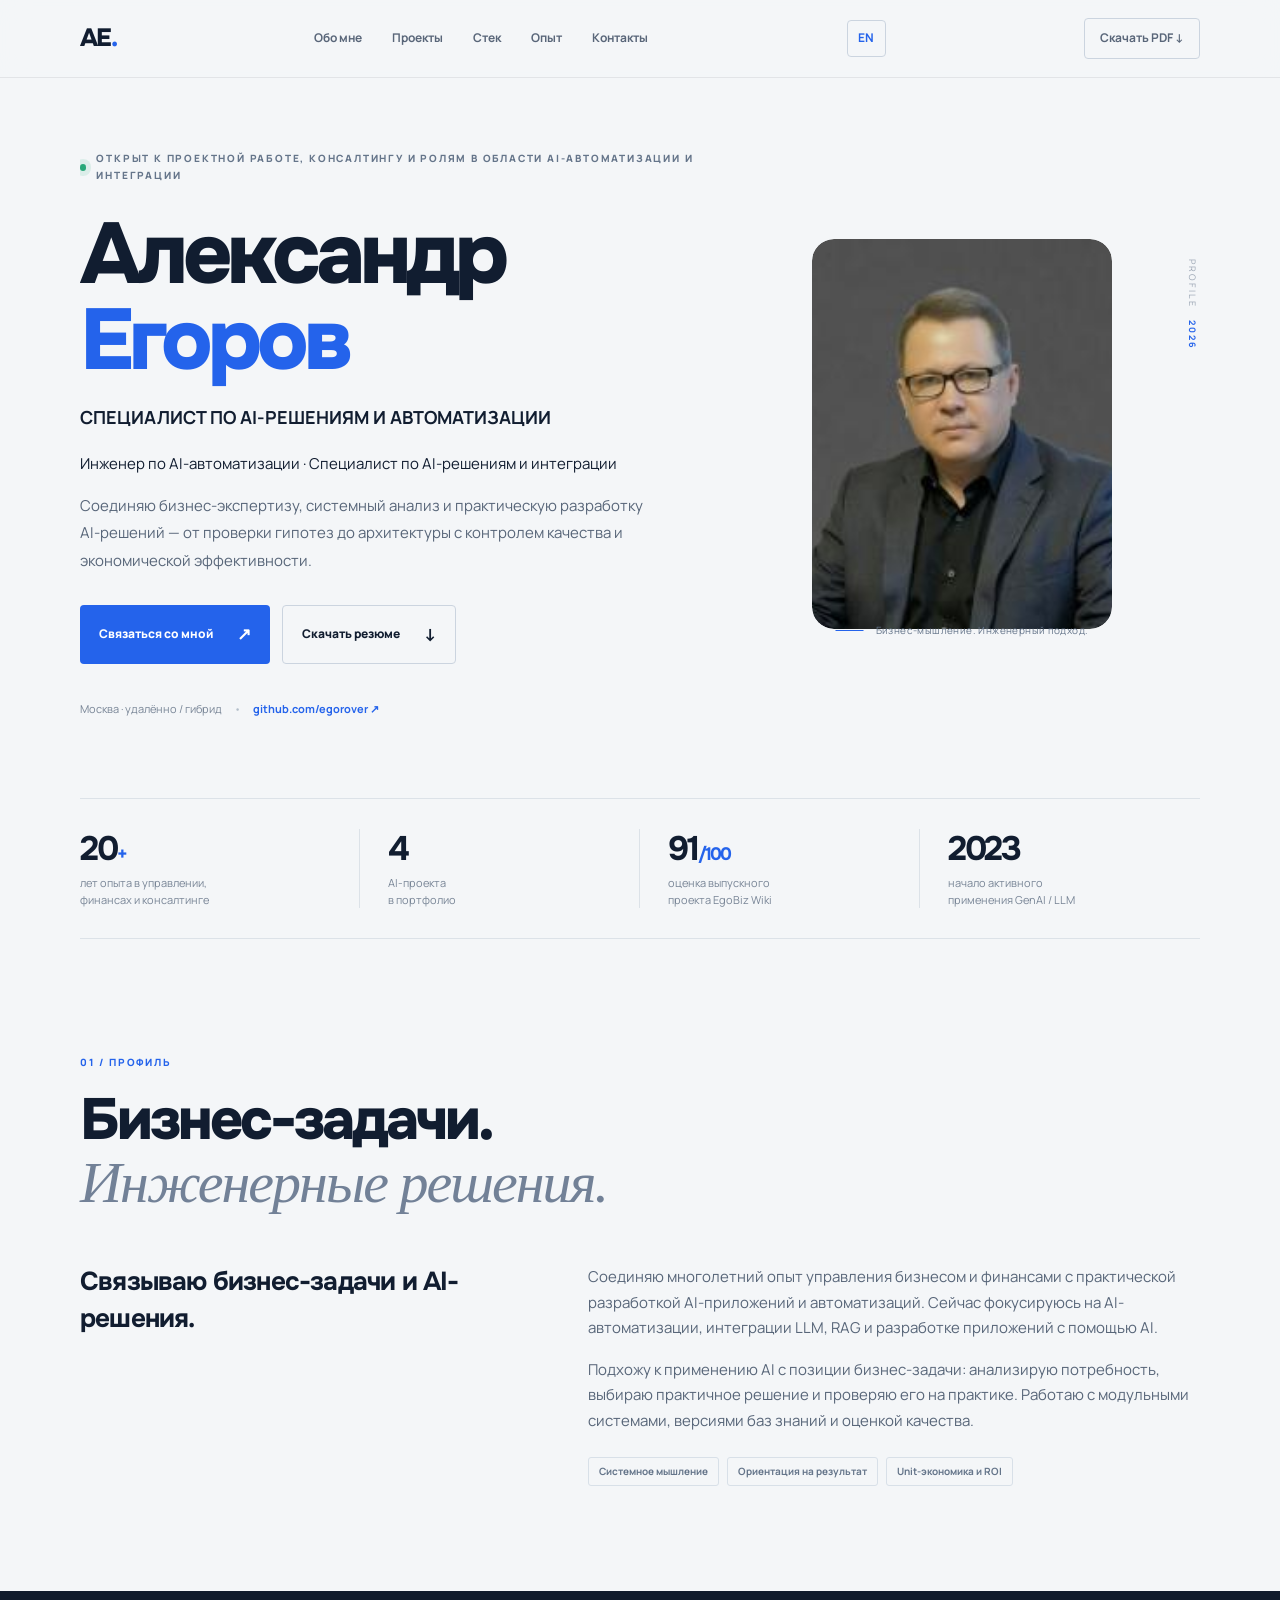
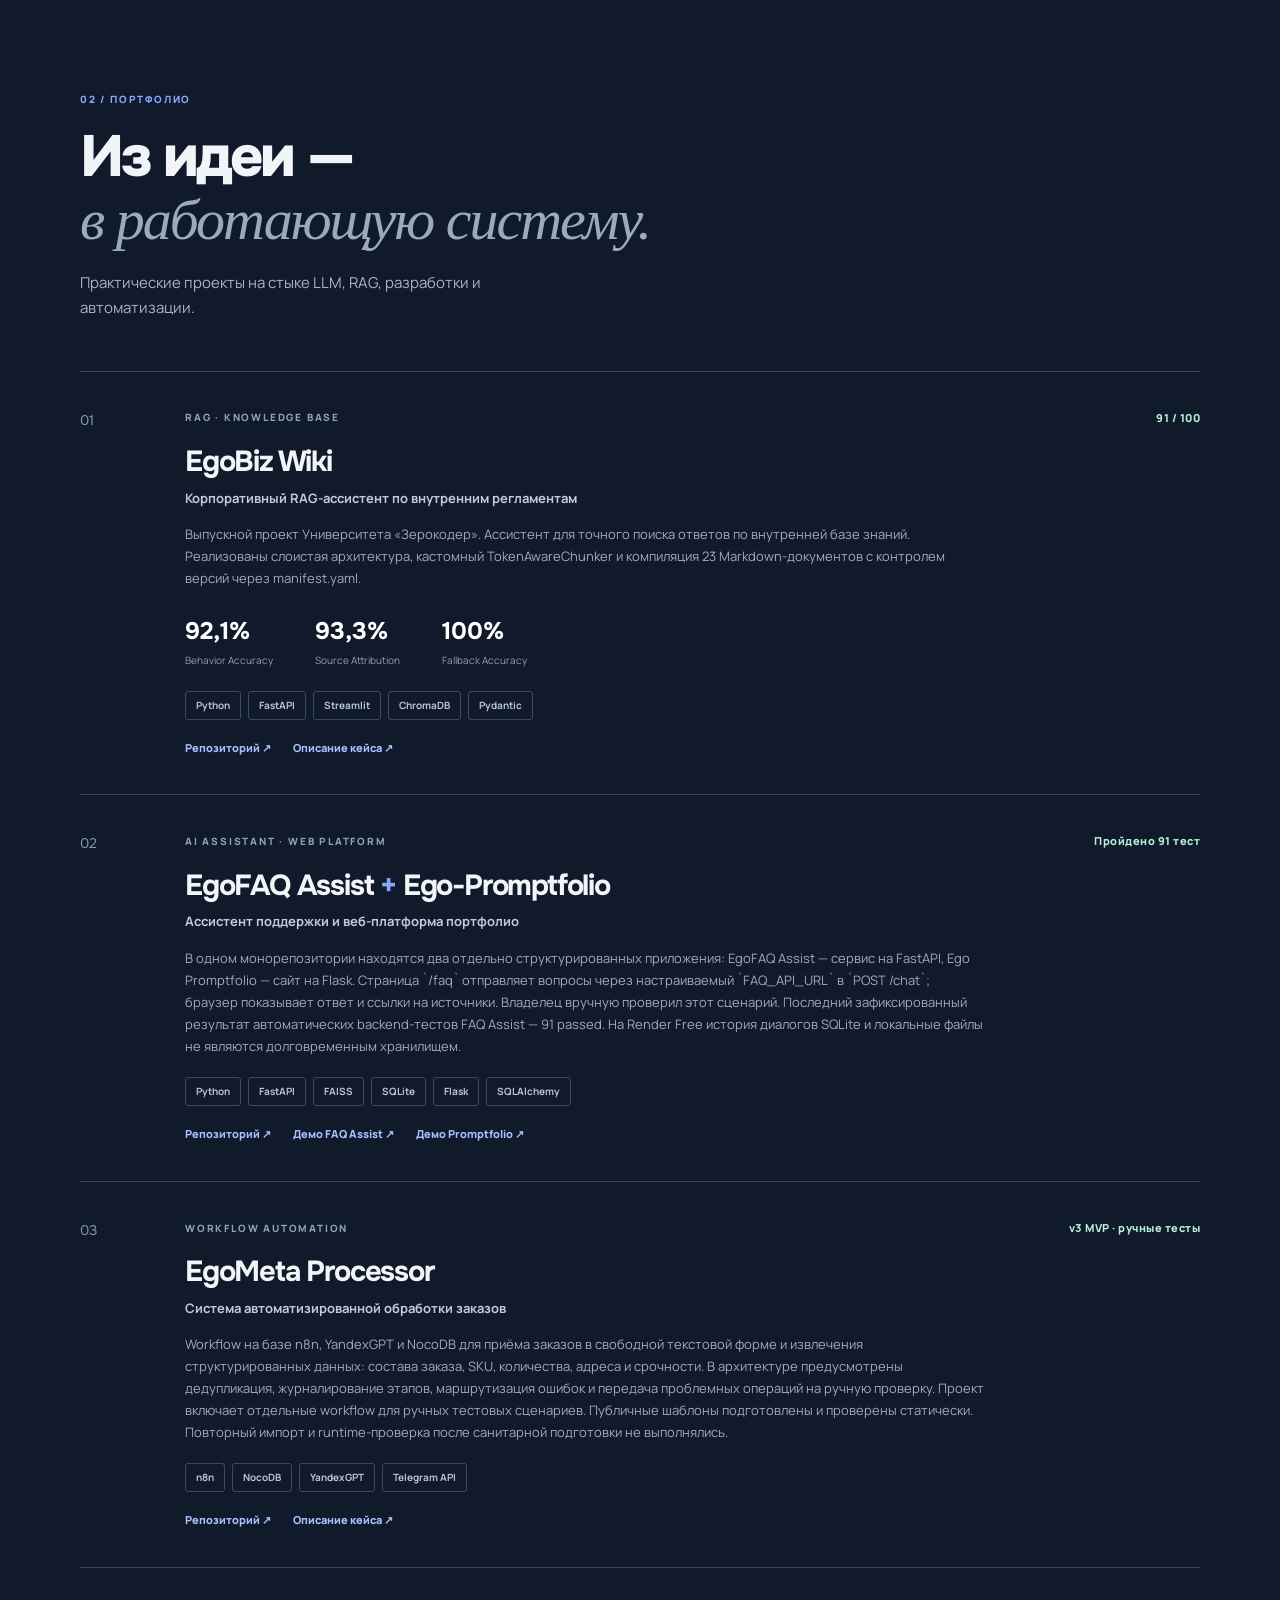
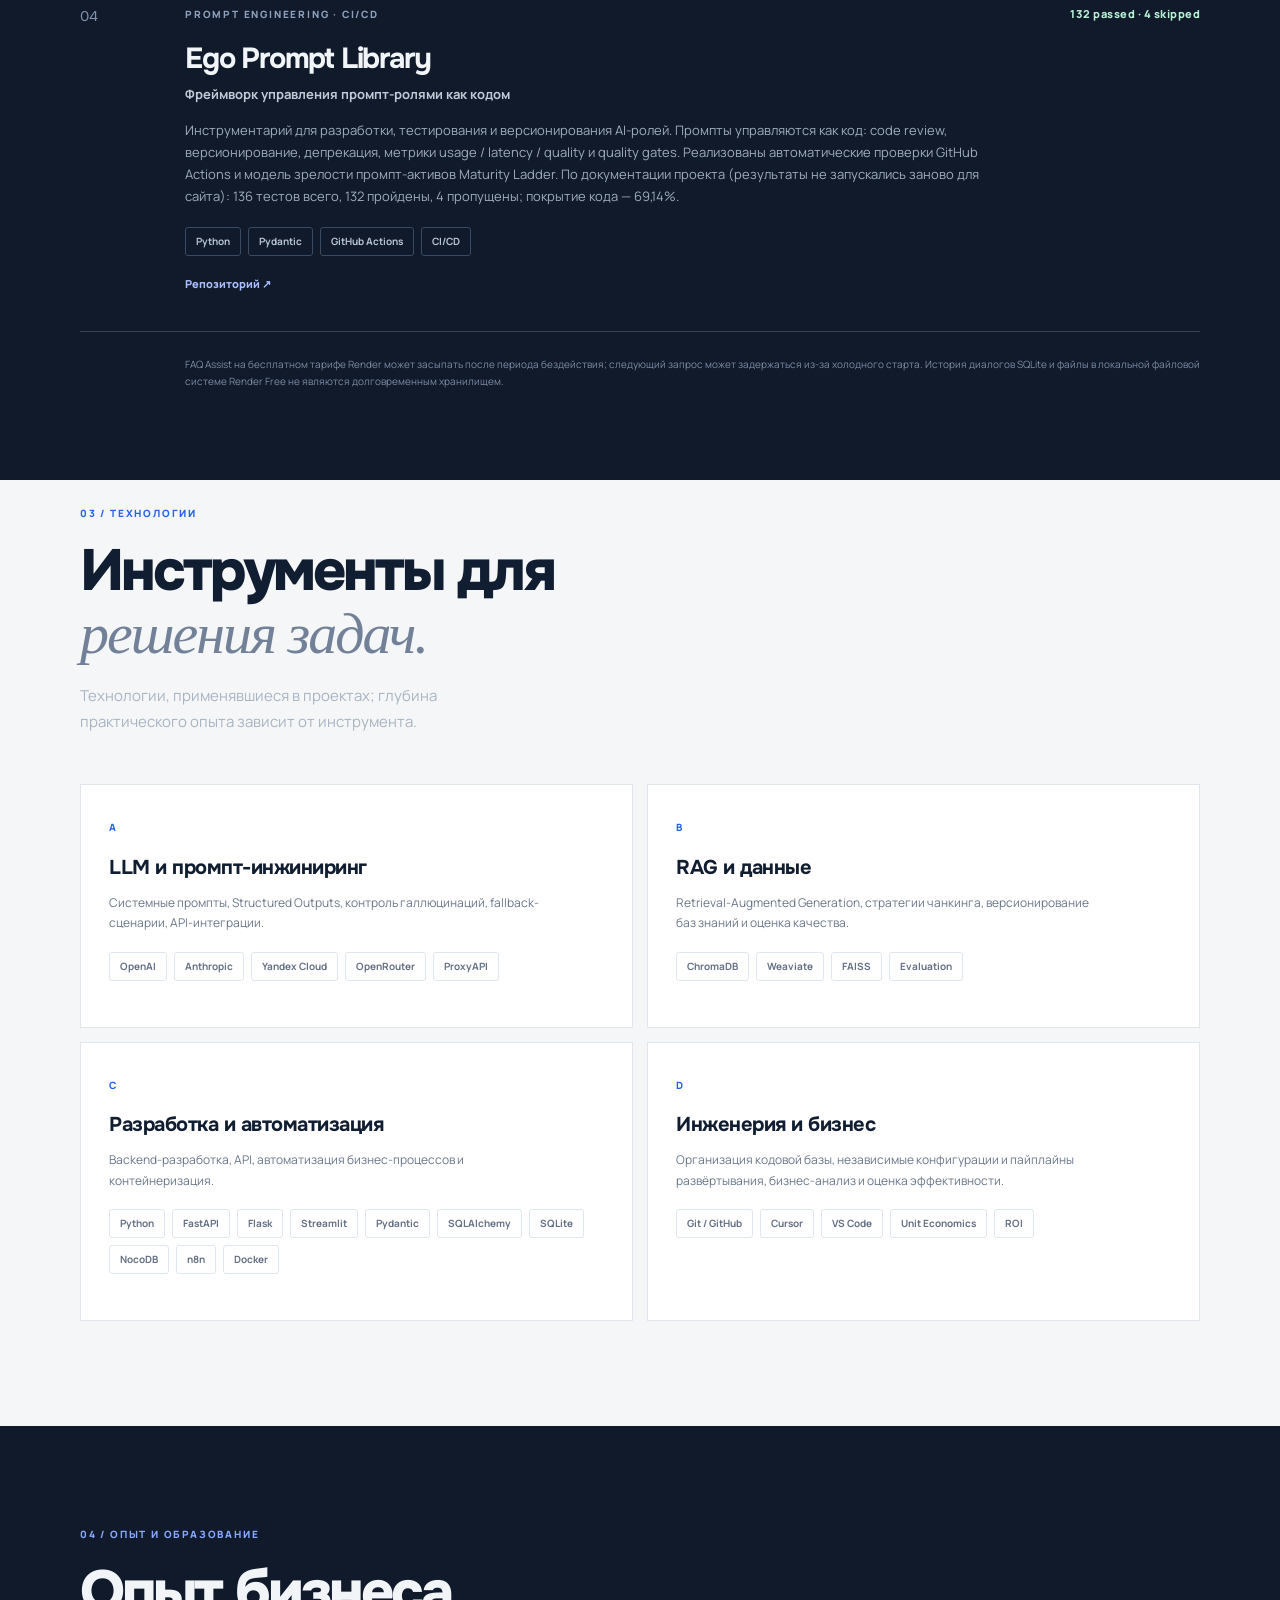
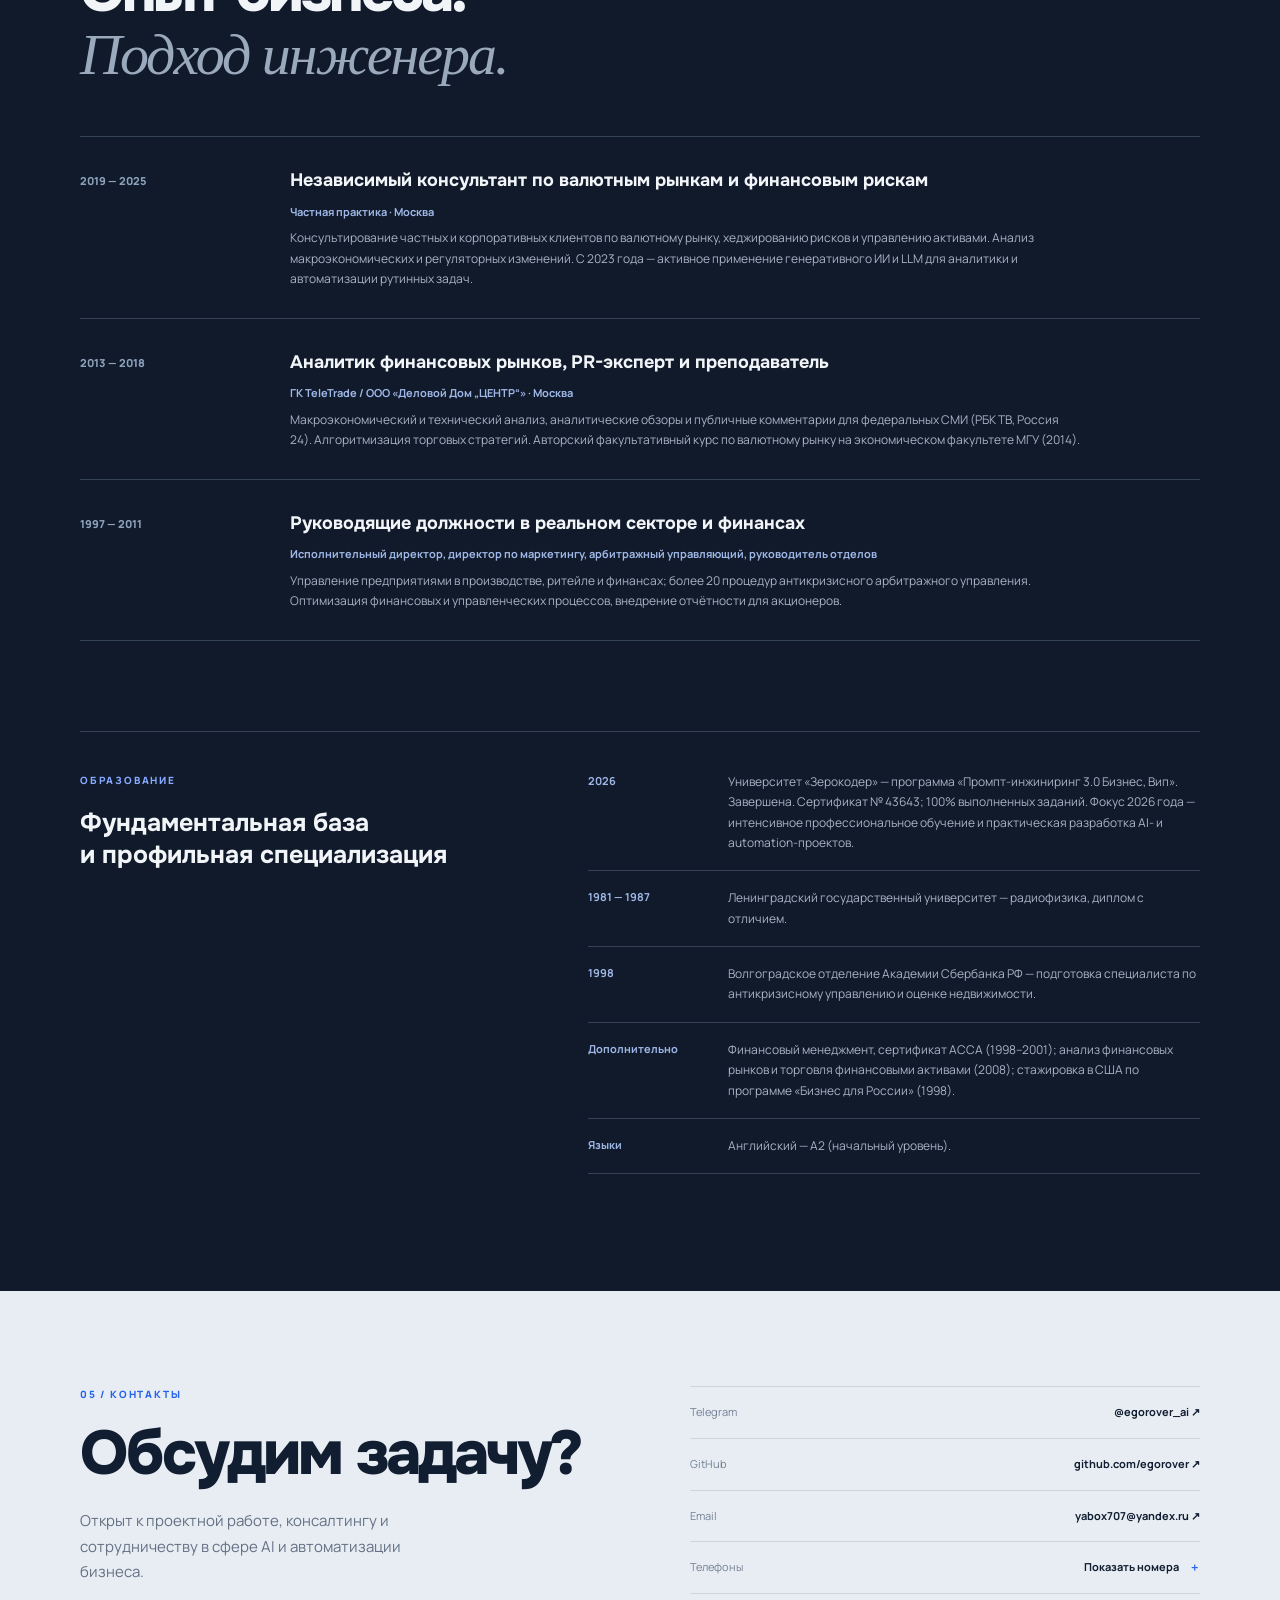
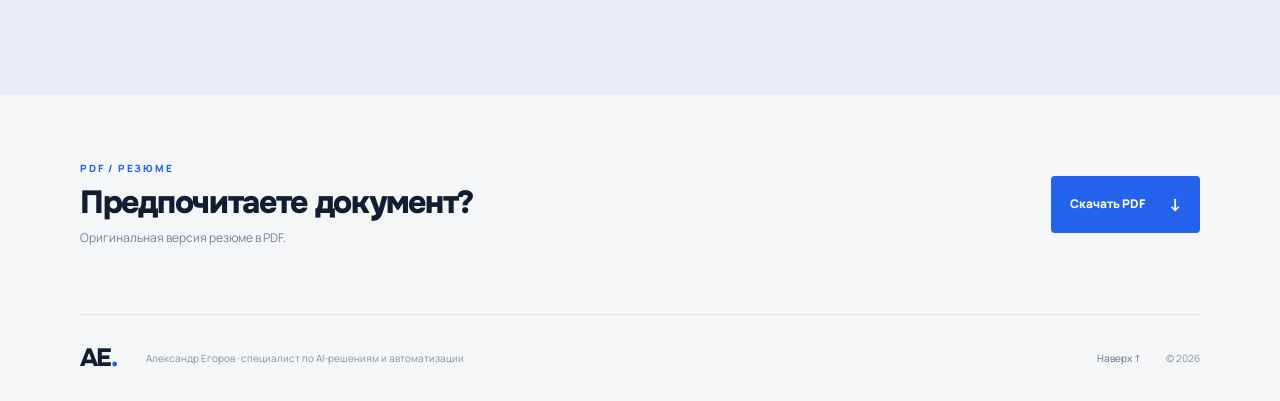
<file: index.html>
<!doctype html>
<html lang="ru">
<head>
  <meta charset="utf-8">
  <meta name="viewport" content="width=device-width, initial-scale=1">
  <meta name="theme-color" content="#101a2b">
  <meta name="description" content="Александр Егоров — специалист по AI-решениям и автоматизации. Связываю бизнес-задачи и AI-решения. LLM, RAG, Python и автоматизация процессов.">
  <meta property="og:type" content="website">
  <meta property="og:title" content="Александр Егоров — специалист по AI-решениям и автоматизации">
  <meta property="og:description" content="Связываю бизнес-задачи и AI-решения. Проекты, опыт, автоматизация и интеграция AI-систем.">
  <meta property="og:image" content="assets/portrait.jpg">
  <link rel="canonical" href="https://egorover.github.io/">
  <link rel="alternate" hreflang="ru" href="https://egorover.github.io/">
  <link rel="alternate" hreflang="en" href="https://egorover.github.io/en/">
  <link rel="alternate" hreflang="x-default" href="https://egorover.github.io/">
  <title>Александр Егоров — специалист по AI-решениям и автоматизации</title>
  <link rel="preconnect" href="https://fonts.googleapis.com">
  <link rel="preconnect" href="https://fonts.gstatic.com" crossorigin>
  <link href="https://fonts.googleapis.com/css2?family=Manrope:wght@400;500;600;700;800&family=Onest:wght@400;500;600;700;800&display=swap" rel="stylesheet">
  <link rel="stylesheet" href="styles.css">
</head>
<body>
  <header class="topbar">
    <a class="brand" href="#top" aria-label="На главную">AE<span>.</span></a>
    <nav aria-label="Основная навигация">
      <a href="#about">Обо мне</a><a href="#projects">Проекты</a><a href="#skills">Стек</a><a href="#experience">Опыт</a><a href="#contacts">Контакты</a>
    </nav>
    <a class="language-switch" href="/en/" lang="en" aria-label="English version">EN</a>
    <a class="nav-cta" href="resume.pdf" download>Скачать PDF <span aria-hidden="true">↓</span></a>
  </header>

  <main id="top">
    <section class="hero section-wrap">
      <div class="hero-copy">
        <div class="eyebrow"><span class="status-dot"></span> Открыт к проектной работе, консалтингу и ролям в области AI-автоматизации и интеграции</div>
        <h1>Александр<br><span>Егоров</span></h1>
        <p class="hero-role">СПЕЦИАЛИСТ ПО AI-РЕШЕНИЯМ И АВТОМАТИЗАЦИИ</p>
        <p class="hero-target-roles">Инженер по AI-автоматизации · Специалист по AI-решениям и интеграции</p>
        <p class="hero-intro">Соединяю бизнес-экспертизу, системный анализ и практическую разработку AI-решений — от проверки гипотез до архитектуры с контролем качества и экономической эффективности.</p>
        <div class="hero-actions">
          <a class="button button-primary" href="#contacts">Связаться со мной <span>↗</span></a>
          <a class="button button-ghost" href="resume.pdf" download>Скачать резюме <span>↓</span></a>
        </div>
        <div class="hero-meta"><span>Москва · удалённо / гибрид</span><span class="meta-sep">•</span><a href="https://github.com/egorover" target="_blank" rel="noopener noreferrer">github.com/egorover ↗</a></div>
      </div>
      <div class="hero-visual">
        <div class="portrait-frame"><img src="assets/portrait.jpg" alt="Фотография Александра Егорова"></div>
        <div class="portrait-caption"><span class="caption-line"></span><span>Бизнес-мышление. Инженерный подход.</span></div>
        <div class="visual-index">PROFILE <b>2026</b></div>
      </div>
      <div class="hero-orbit orbit-one"></div><div class="hero-orbit orbit-two"></div>
    </section>

    <section class="metrics section-wrap" aria-label="Ключевые факты">
      <div><strong>20<span>+</span></strong><small>лет опыта в управлении,<br>финансах и консалтинге</small></div>
      <div><strong>4</strong><small>AI-проекта<br>в портфолио</small></div>
      <div><strong>91<span>/100</span></strong><small>оценка выпускного<br>проекта EgoBiz Wiki</small></div>
      <div><strong>2023</strong><small>начало активного<br>применения GenAI / LLM</small></div>
    </section>

    <section class="content-section section-wrap" id="about">
      <div class="section-heading"><span class="section-kicker">01 / ПРОФИЛЬ</span><h2>Бизнес-задачи.<br><em>Инженерные решения.</em></h2></div>
      <div class="about-grid">
        <p class="about-lead">Связываю бизнес-задачи и AI-решения.</p>
        <div class="about-text">
          <p>Соединяю многолетний опыт управления бизнесом и финансами с практической разработкой AI-приложений и автоматизаций. Сейчас фокусируюсь на AI-автоматизации, интеграции LLM, RAG и разработке приложений с помощью AI.</p>
          <p>Подхожу к применению AI с позиции бизнес-задачи: анализирую потребность, выбираю практичное решение и проверяю его на практике. Работаю с модульными системами, версиями баз знаний и оценкой качества.</p>
          <div class="about-tags"><span>Системное мышление</span><span>Ориентация на результат</span><span>Unit-экономика и ROI</span></div>
        </div>
      </div>
    </section>

    <section class="content-section projects-section" id="projects">
      <div class="section-wrap">
        <div class="section-heading"><span class="section-kicker">02 / ПОРТФОЛИО</span><h2>Из идеи —<br><em>в работающую систему.</em></h2><p class="heading-note">Практические проекты на стыке LLM, RAG, разработки и автоматизации.</p></div>
        <div class="project-list">
          <article class="project-card">
            <div class="project-number">01</div><div class="project-main">
              <div class="project-topline"><span class="project-type">RAG · KNOWLEDGE BASE</span><span class="project-score">91 / 100</span></div>
              <h3>EgoBiz Wiki</h3><p class="project-subtitle">Корпоративный RAG-ассистент по внутренним регламентам</p>
              <p>Выпускной проект Университета «Зерокодер». Ассистент для точного поиска ответов по внутренней базе знаний. Реализованы слоистая архитектура, кастомный TokenAwareChunker и компиляция 23 Markdown-документов с контролем версий через manifest.yaml.</p>
              <div class="project-results"><div><b>92,1%</b><small>Behavior Accuracy</small></div><div><b>93,3%</b><small>Source Attribution</small></div><div><b>100%</b><small>Fallback Accuracy</small></div></div>
              <div class="chips"><span>Python</span><span>FastAPI</span><span>Streamlit</span><span>ChromaDB</span><span>Pydantic</span></div>
              <div class="project-links"><a href="https://github.com/egorover/ego-biz-wiki" target="_blank" rel="noopener noreferrer">Репозиторий ↗</a><a href="https://ego-promptfolio.onrender.com/cases/ego-biz-wiki" target="_blank" rel="noopener noreferrer">Описание кейса ↗</a></div>
            </div>
          </article>

          <article class="project-card">
            <div class="project-number">02</div><div class="project-main">
              <div class="project-topline"><span class="project-type">AI ASSISTANT · WEB PLATFORM</span><span class="project-score">Пройдено 91 тест</span></div>
              <h3>EgoFAQ Assist <span class="plus">+</span> Ego-Promptfolio</h3><p class="project-subtitle">Ассистент поддержки и веб-платформа портфолио</p>
              <p>В одном монорепозитории находятся два отдельно структурированных приложения: EgoFAQ Assist — сервис на FastAPI, Ego Promptfolio — сайт на Flask. Страница `/faq` отправляет вопросы через настраиваемый `FAQ_API_URL` в `POST /chat`; браузер показывает ответ и ссылки на источники. Владелец вручную проверил этот сценарий. Последний зафиксированный результат автоматических backend-тестов FAQ Assist — 91 passed. На Render Free история диалогов SQLite и локальные файлы не являются долговременным хранилищем.</p>
              <div class="chips"><span>Python</span><span>FastAPI</span><span>FAISS</span><span>SQLite</span><span>Flask</span><span>SQLAlchemy</span></div>
              <div class="project-links"><a href="https://github.com/egorover/ego-faq-assist" target="_blank" rel="noopener noreferrer">Репозиторий ↗</a><a href="https://ego-faq-assist.onrender.com" target="_blank" rel="noopener noreferrer">Демо FAQ Assist ↗</a><a href="https://ego-promptfolio.onrender.com" target="_blank" rel="noopener noreferrer">Демо Promptfolio ↗</a></div>
            </div>
          </article>

          <article class="project-card">
            <div class="project-number">03</div><div class="project-main">
              <div class="project-topline"><span class="project-type">WORKFLOW AUTOMATION</span><span class="project-score">v3 MVP · ручные тесты</span></div>
              <h3>EgoMeta Processor</h3><p class="project-subtitle">Система автоматизированной обработки заказов</p>
              <p>Workflow на базе n8n, YandexGPT и NocoDB для приёма заказов в свободной текстовой форме и извлечения структурированных данных: состава заказа, SKU, количества, адреса и срочности. В архитектуре предусмотрены дедупликация, журналирование этапов, маршрутизация ошибок и передача проблемных операций на ручную проверку. Проект включает отдельные workflow для ручных тестовых сценариев. Публичные шаблоны подготовлены и проверены статически. Повторный импорт и runtime-проверка после санитарной подготовки не выполнялись.</p>
              <div class="chips"><span>n8n</span><span>NocoDB</span><span>YandexGPT</span><span>Telegram API</span></div>
              <div class="project-links"><a href="https://github.com/egorover/ego-meta-processor" target="_blank" rel="noopener noreferrer">Репозиторий ↗</a><a href="https://ego-promptfolio.onrender.com/cases/ego-meta-processor" target="_blank" rel="noopener noreferrer">Описание кейса ↗</a></div>
            </div>
          </article>

          <article class="project-card">
            <div class="project-number">04</div><div class="project-main">
              <div class="project-topline"><span class="project-type">PROMPT ENGINEERING · CI/CD</span><span class="project-score">132 passed · 4 skipped</span></div>
              <h3>Ego Prompt Library</h3><p class="project-subtitle">Фреймворк управления промпт-ролями как кодом</p>
              <p>Инструментарий для разработки, тестирования и версионирования AI-ролей. Промпты управляются как код: code review, версионирование, депрекация, метрики usage / latency / quality и quality gates. Реализованы автоматические проверки GitHub Actions и модель зрелости промпт-активов Maturity Ladder. По документации проекта (результаты не запускались заново для сайта): 136 тестов всего, 132 пройдены, 4 пропущены; покрытие кода — 69,14%.</p>
              <div class="chips"><span>Python</span><span>Pydantic</span><span>GitHub Actions</span><span>CI/CD</span></div>
              <div class="project-links"><a href="https://github.com/egorover/ego-prompt-library" target="_blank" rel="noopener noreferrer">Репозиторий ↗</a></div>
            </div>
          </article>
        </div>
        <p class="project-footnote">FAQ Assist на бесплатном тарифе Render может засыпать после периода бездействия; следующий запрос может задержаться из-за холодного старта. История диалогов SQLite и файлы в локальной файловой системе Render Free не являются долговременным хранилищем.</p>
      </div>
    </section>

    <section class="content-section section-wrap" id="skills">
      <div class="section-heading"><span class="section-kicker">03 / ТЕХНОЛОГИИ</span><h2>Инструменты для<br><em>решения задач.</em></h2><p class="heading-note">Технологии, применявшиеся в проектах; глубина практического опыта зависит от инструмента.</p></div>
      <div class="skills-grid">
        <div class="skill-card"><span class="skill-index">A</span><h3>LLM и промпт-инжиниринг</h3><p>Системные промпты, Structured Outputs, контроль галлюцинаций, fallback-сценарии, API-интеграции.</p><div class="chips"><span>OpenAI</span><span>Anthropic</span><span>Yandex Cloud</span><span>OpenRouter</span><span>ProxyAPI</span></div></div>
        <div class="skill-card"><span class="skill-index">B</span><h3>RAG и данные</h3><p>Retrieval-Augmented Generation, стратегии чанкинга, версионирование баз знаний и оценка качества.</p><div class="chips"><span>ChromaDB</span><span>Weaviate</span><span>FAISS</span><span>Evaluation</span></div></div>
        <div class="skill-card"><span class="skill-index">C</span><h3>Разработка и автоматизация</h3><p>Backend-разработка, API, автоматизация бизнес-процессов и контейнеризация.</p><div class="chips"><span>Python</span><span>FastAPI</span><span>Flask</span><span>Streamlit</span><span>Pydantic</span><span>SQLAlchemy</span><span>SQLite</span><span>NocoDB</span><span>n8n</span><span>Docker</span></div></div>
        <div class="skill-card"><span class="skill-index">D</span><h3>Инженерия и бизнес</h3><p>Организация кодовой базы, независимые конфигурации и пайплайны развёртывания, бизнес-анализ и оценка эффективности.</p><div class="chips"><span>Git / GitHub</span><span>Cursor</span><span>VS Code</span><span>Unit Economics</span><span>ROI</span></div></div>
      </div>
    </section>

    <section class="content-section experience-section" id="experience">
      <div class="section-wrap">
        <div class="section-heading"><span class="section-kicker">04 / ОПЫТ И ОБРАЗОВАНИЕ</span><h2>Опыт бизнеса.<br><em>Подход инженера.</em></h2></div>
        <div class="timeline">
          <article class="timeline-item"><div class="timeline-date">2019 — 2025</div><div><h3>Независимый консультант по валютным рынкам и финансовым рискам</h3><p class="timeline-org">Частная практика · Москва</p><p>Консультирование частных и корпоративных клиентов по валютному рынку, хеджированию рисков и управлению активами. Анализ макроэкономических и регуляторных изменений. С 2023 года — активное применение генеративного ИИ и LLM для аналитики и автоматизации рутинных задач.</p></div></article>
          <article class="timeline-item"><div class="timeline-date">2013 — 2018</div><div><h3>Аналитик финансовых рынков, PR-эксперт и преподаватель</h3><p class="timeline-org">ГК TeleTrade / ООО «Деловой Дом „ЦЕНТР“» · Москва</p><p>Макроэкономический и технический анализ, аналитические обзоры и публичные комментарии для федеральных СМИ (РБК ТВ, Россия 24). Алгоритмизация торговых стратегий. Авторский факультативный курс по валютному рынку на экономическом факультете МГУ (2014).</p></div></article>
          <article class="timeline-item"><div class="timeline-date">1997 — 2011</div><div><h3>Руководящие должности в реальном секторе и финансах</h3><p class="timeline-org">Исполнительный директор, директор по маркетингу, арбитражный управляющий, руководитель отделов</p><p>Управление предприятиями в производстве, ритейле и финансах; более 20 процедур антикризисного арбитражного управления. Оптимизация финансовых и управленческих процессов, внедрение отчётности для акционеров.</p></div></article>
        </div>
        <div class="education">
          <div><span class="section-kicker">ОБРАЗОВАНИЕ</span><h3>Фундаментальная база<br>и профильная специализация</h3></div>
          <div class="education-list">
            <div><b>2026</b><p>Университет «Зерокодер» — программа «Промпт-инжиниринг 3.0 Бизнес, Вип». Завершена. Сертификат № 43643; 100% выполненных заданий. Фокус 2026 года — интенсивное профессиональное обучение и практическая разработка AI- и automation-проектов.</p></div>
            <div><b>1981 — 1987</b><p>Ленинградский государственный университет — радиофизика, диплом с отличием.</p></div>
            <div><b>1998</b><p>Волгоградское отделение Академии Сбербанка РФ — подготовка специалиста по антикризисному управлению и оценке недвижимости.</p></div>
            <div><b>Дополнительно</b><p>Финансовый менеджмент, сертификат ACCA (1998–2001); анализ финансовых рынков и торговля финансовыми активами (2008); стажировка в США по программе «Бизнес для России» (1998).</p></div>
            <div><b>Языки</b><p>Английский — A2 (начальный уровень).</p></div>
          </div>
        </div>
      </div>
    </section>

    <section class="contact-section" id="contacts">
      <div class="section-wrap contact-inner">
        <div><span class="section-kicker">05 / КОНТАКТЫ</span><h2>Обсудим задачу?</h2><p>Открыт к проектной работе, консалтингу и сотрудничеству в сфере AI и автоматизации бизнеса.</p></div>
        <div class="contact-links">
          <a href="https://t.me/egorover_ai" target="_blank" rel="noopener noreferrer"><span>Telegram</span><b>@egorover_ai ↗</b></a>
          <a href="https://github.com/egorover" target="_blank" rel="noopener noreferrer"><span>GitHub</span><b>github.com/egorover ↗</b></a>
          <a href="mailto:yabox707@yandex.ru"><span>Email</span><b>yabox707@yandex.ru ↗</b></a>
          <details class="phone-details"><summary><span>Телефоны</span><b>Показать номера <i>＋</i></b></summary><div class="phone-numbers"><a href="tel:+79259890223">+7 (925) 989-0223</a><a href="tel:+79269890223">+7 (926) 989-0223</a></div></details>
        </div>
      </div>
    </section>

    <section class="download-band section-wrap">
      <div><span class="section-kicker">PDF / РЕЗЮМЕ</span><h2>Предпочитаете документ?</h2><p>Оригинальная версия резюме в PDF.</p></div>
      <a class="button button-primary" href="resume.pdf" download>Скачать PDF <span>↓</span></a>
    </section>
  </main>

  <footer class="footer section-wrap"><a class="brand" href="#top">AE<span>.</span></a><span>Александр Егоров · специалист по AI-решениям и автоматизации</span><a href="#top">Наверх ↑</a><small>© 2026</small></footer>
</body>
</html>
</file>
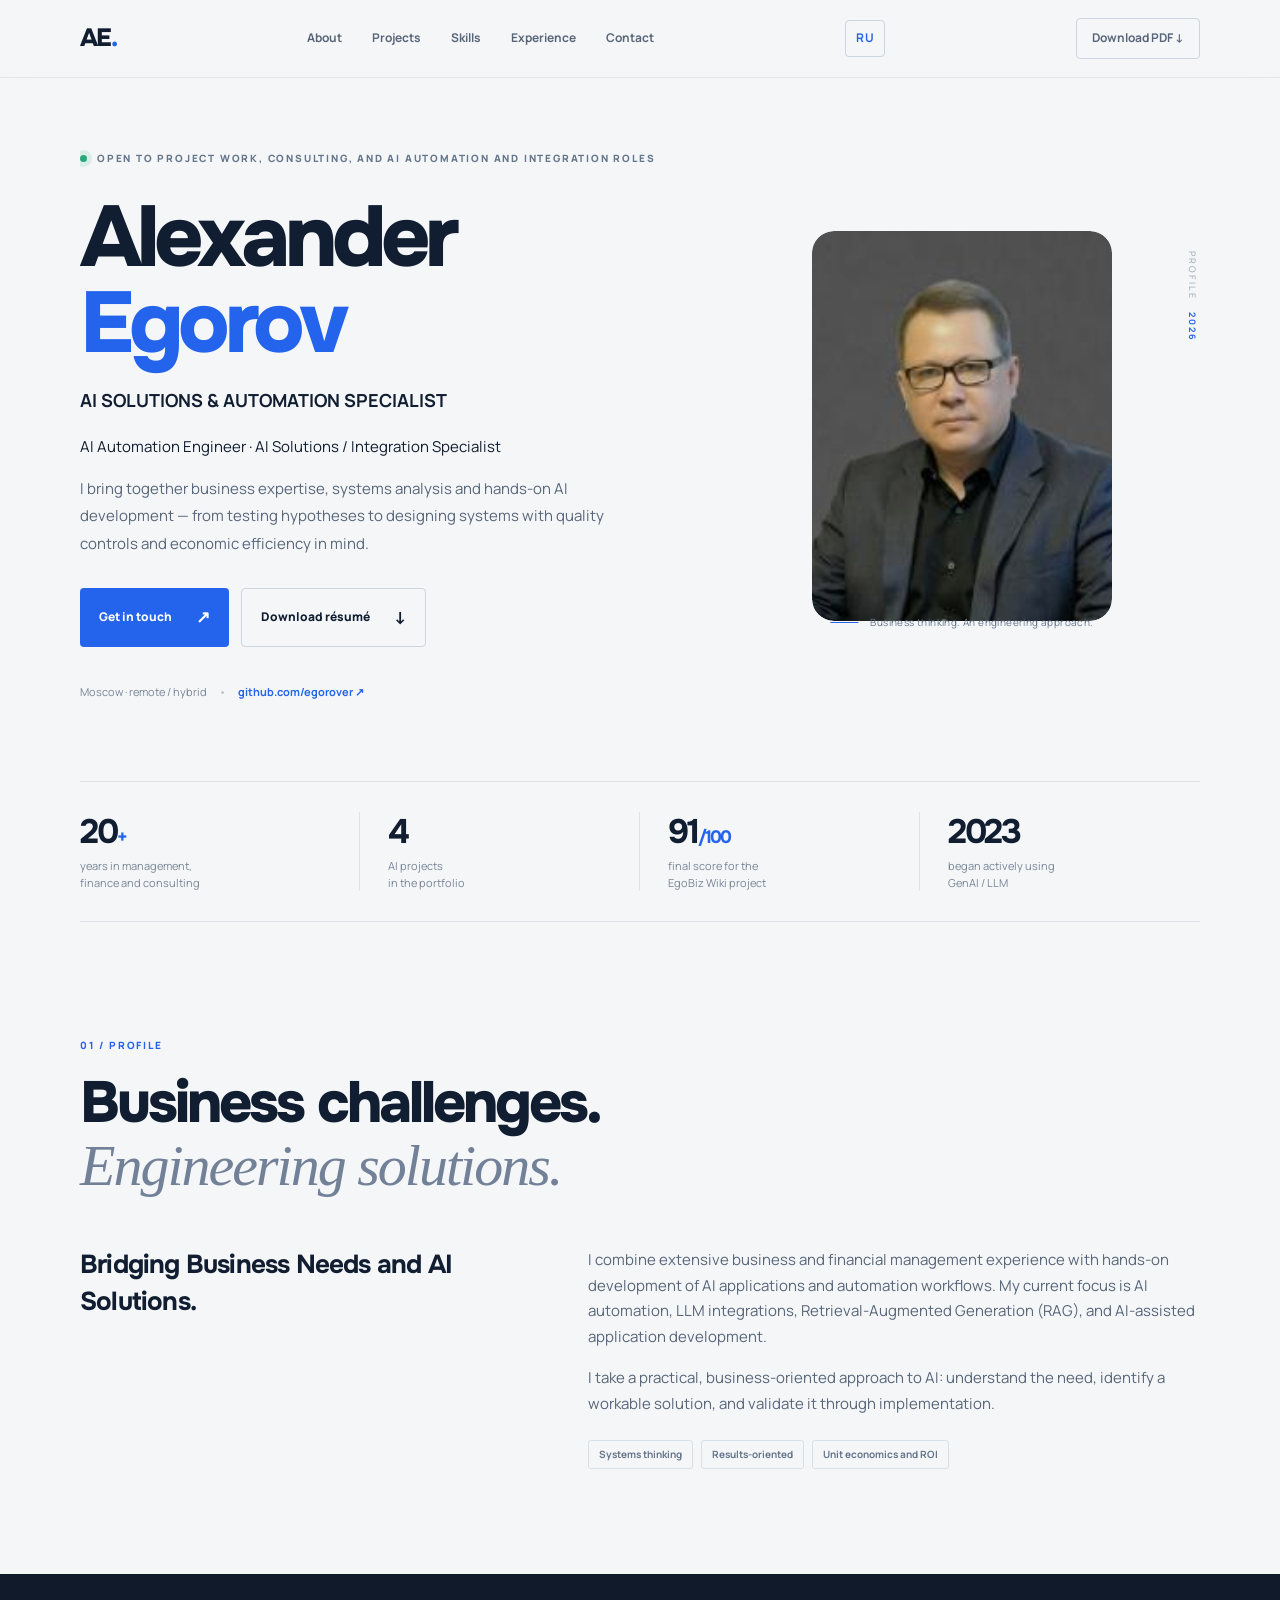
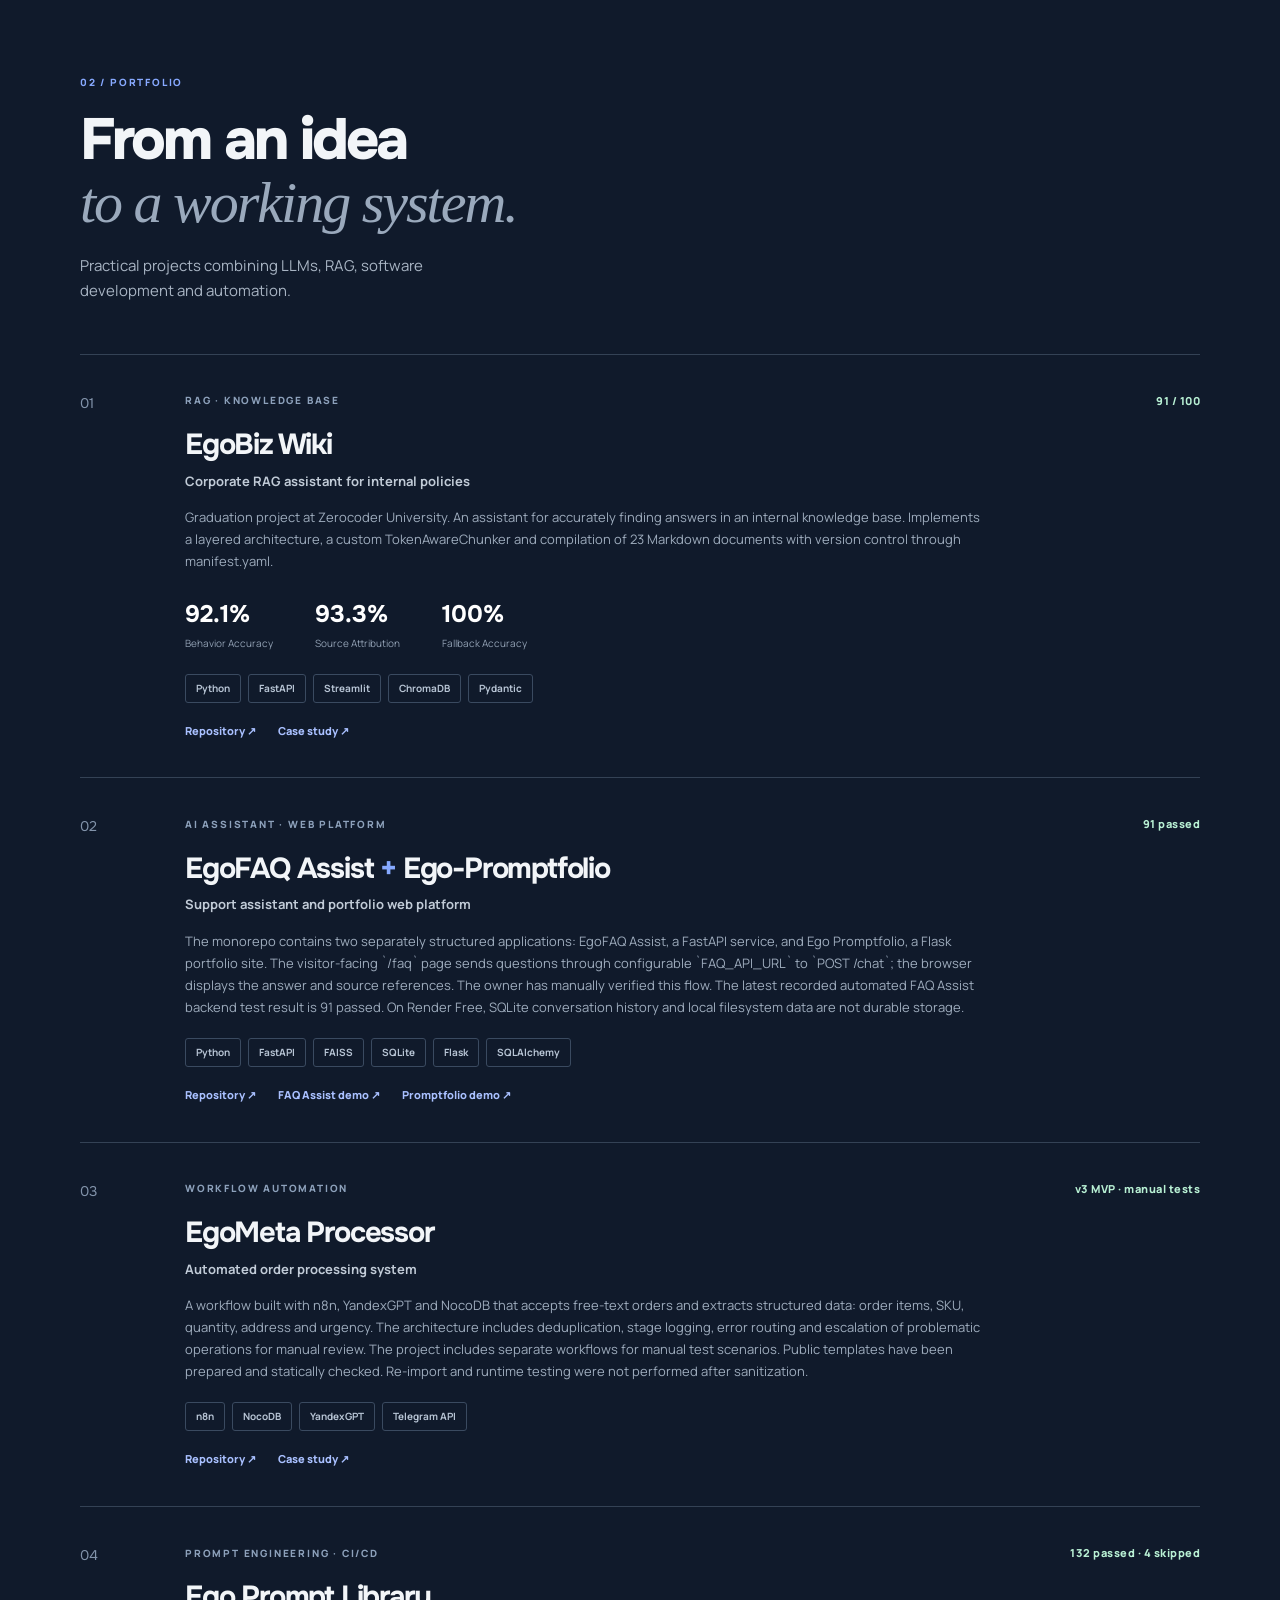
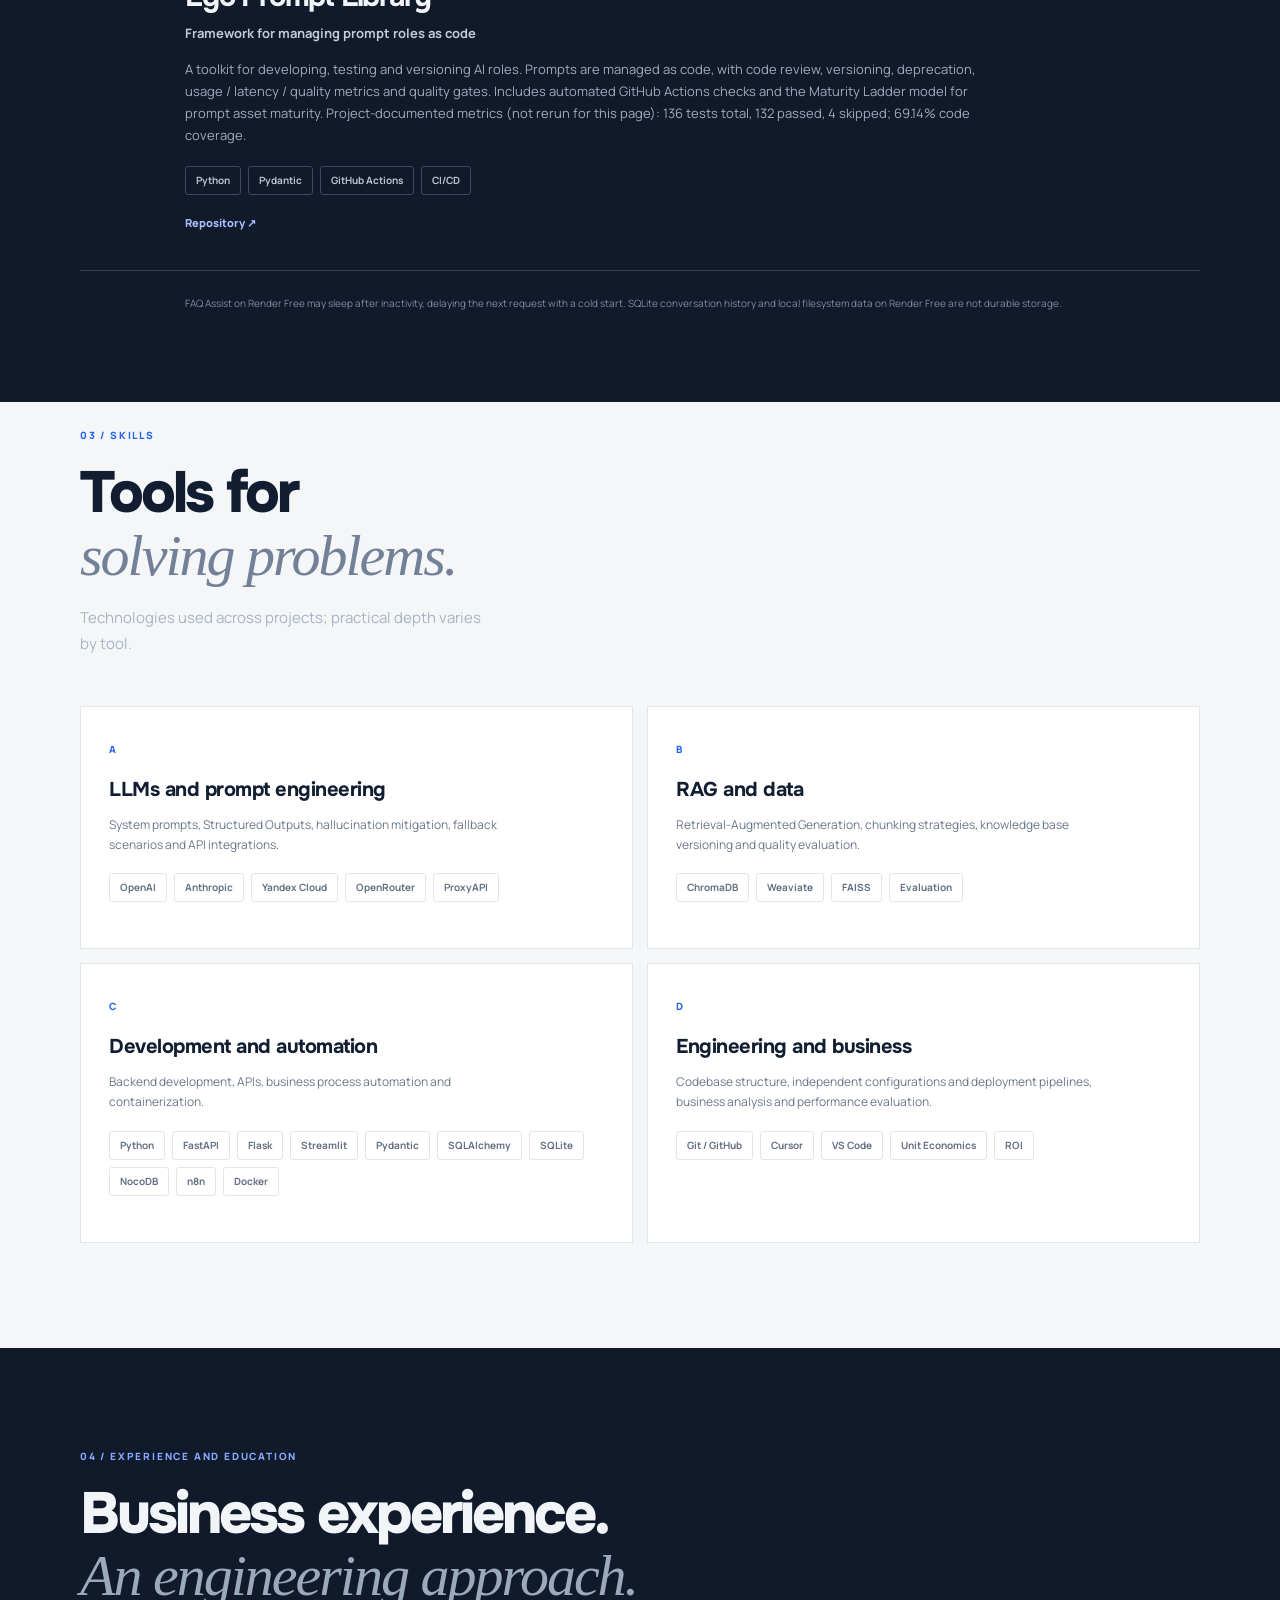
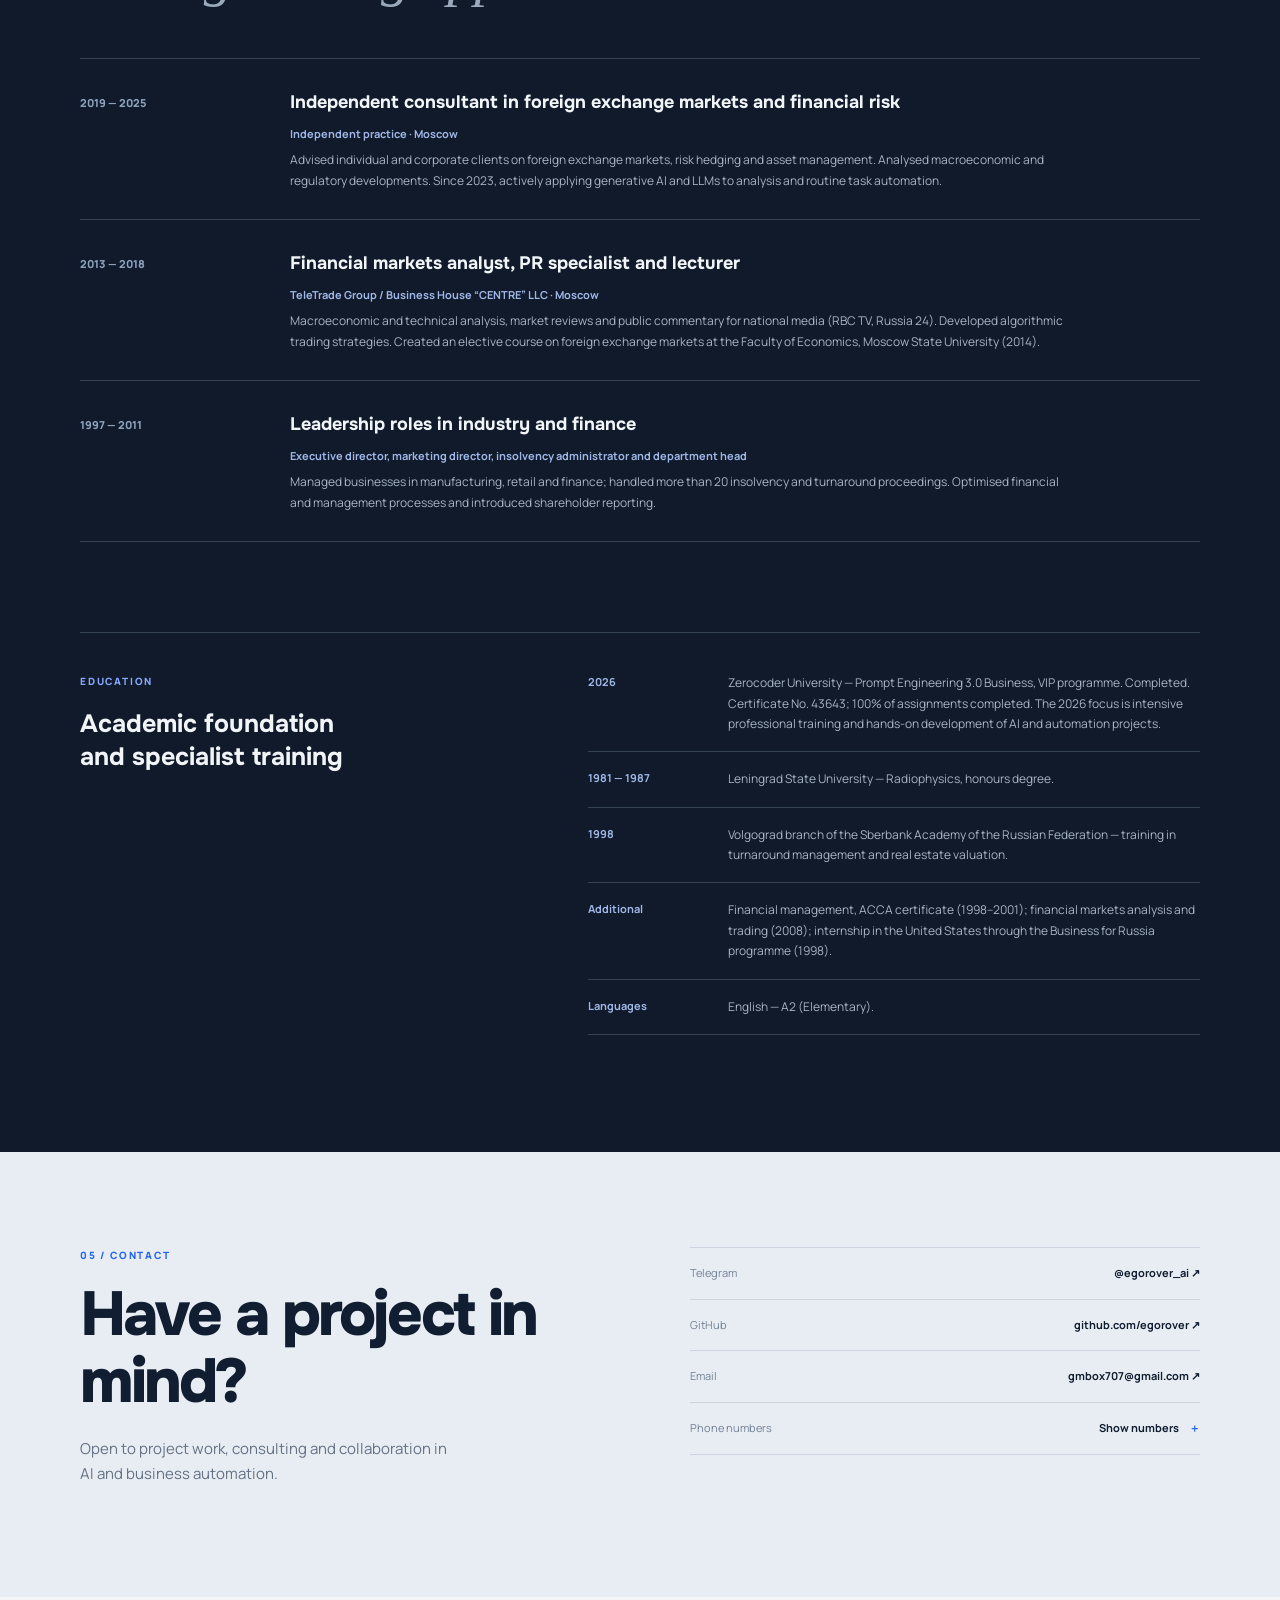
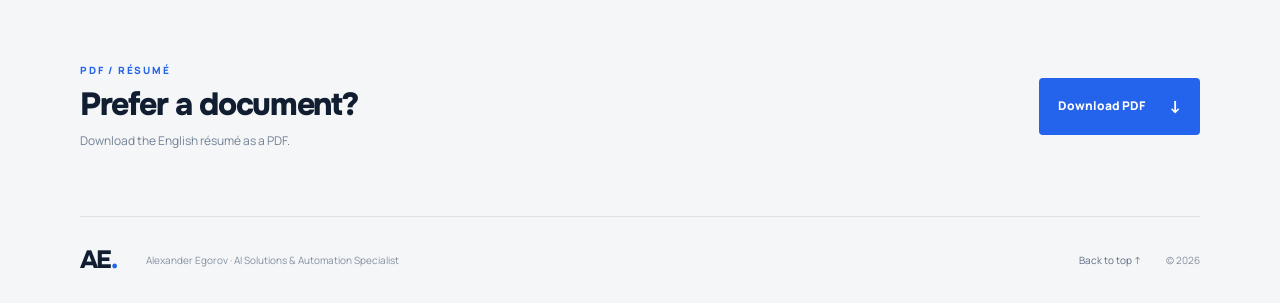
<file: en/index.html>
<!doctype html>
<html lang="en">
<head>
  <meta charset="utf-8">
  <meta name="viewport" content="width=device-width, initial-scale=1">
  <meta name="theme-color" content="#101a2b">
  <meta name="description" content="Alexander Egorov — AI Solutions &amp; Automation Specialist. Bridging Business Needs and AI Solutions through LLMs, RAG, Python and business process automation.">
  <meta property="og:type" content="website">
  <meta property="og:title" content="Alexander Egorov — AI Solutions &amp; Automation Specialist">
  <meta property="og:description" content="Bridging Business Needs and AI Solutions. Projects, experience, AI automation and system integration.">
  <meta property="og:image" content="https://egorover.github.io/assets/portrait.jpg">
  <link rel="canonical" href="https://egorover.github.io/en/">
  <link rel="alternate" hreflang="ru" href="https://egorover.github.io/">
  <link rel="alternate" hreflang="en" href="https://egorover.github.io/en/">
  <link rel="alternate" hreflang="x-default" href="https://egorover.github.io/">
  <title>Alexander Egorov — AI Solutions &amp; Automation Specialist</title>
  <link rel="preconnect" href="https://fonts.googleapis.com">
  <link rel="preconnect" href="https://fonts.gstatic.com" crossorigin>
  <link href="https://fonts.googleapis.com/css2?family=Manrope:wght@400;500;600;700;800&family=Onest:wght@400;500;600;700;800&display=swap" rel="stylesheet">
  <link rel="stylesheet" href="../styles.css">
</head>
<body>
  <header class="topbar">
    <a class="brand" href="#top" aria-label="Home">AE<span>.</span></a>
    <nav aria-label="Main navigation">
      <a href="#about">About</a><a href="#projects">Projects</a><a href="#skills">Skills</a><a href="#experience">Experience</a><a href="#contacts">Contact</a>
    </nav>
    <a class="language-switch" href="/" lang="ru" aria-label="Русская версия">RU</a>
    <a class="nav-cta" href="../resume-en.pdf" download>Download PDF <span aria-hidden="true">↓</span></a>
  </header>

  <main id="top">
    <section class="hero section-wrap">
      <div class="hero-copy">
        <div class="eyebrow"><span class="status-dot"></span> Open to project work, consulting, and AI automation and integration roles</div>
        <h1>Alexander<br><span>Egorov</span></h1>
        <p class="hero-role">AI SOLUTIONS &amp; AUTOMATION SPECIALIST</p>
        <p class="hero-target-roles">AI Automation Engineer · AI Solutions / Integration Specialist</p>
        <p class="hero-intro">I bring together business expertise, systems analysis and hands-on AI development — from testing hypotheses to designing systems with quality controls and economic efficiency in mind.</p>
        <div class="hero-actions">
          <a class="button button-primary" href="#contacts">Get in touch <span>↗</span></a>
          <a class="button button-ghost" href="../resume-en.pdf" download>Download résumé <span>↓</span></a>
        </div>
        <div class="hero-meta"><span>Moscow · remote / hybrid</span><span class="meta-sep">•</span><a href="https://github.com/egorover" target="_blank" rel="noopener noreferrer">github.com/egorover ↗</a></div>
      </div>
      <div class="hero-visual">
        <div class="portrait-frame"><img src="../assets/portrait.jpg" alt="Portrait of Alexander Egorov"></div>
        <div class="portrait-caption"><span class="caption-line"></span><span>Business thinking. An engineering approach.</span></div>
        <div class="visual-index">PROFILE <b>2026</b></div>
      </div>
      <div class="hero-orbit orbit-one"></div><div class="hero-orbit orbit-two"></div>
    </section>

    <section class="metrics section-wrap" aria-label="Key facts">
      <div><strong>20<span>+</span></strong><small>years in management,<br>finance and consulting</small></div>
      <div><strong>4</strong><small>AI projects<br>in the portfolio</small></div>
      <div><strong>91<span>/100</span></strong><small>final score for the<br>EgoBiz Wiki project</small></div>
      <div><strong>2023</strong><small>began actively using<br>GenAI / LLM</small></div>
    </section>

    <section class="content-section section-wrap" id="about">
      <div class="section-heading"><span class="section-kicker">01 / PROFILE</span><h2>Business challenges.<br><em>Engineering solutions.</em></h2></div>
      <div class="about-grid">
        <p class="about-lead">Bridging Business Needs and AI Solutions.</p>
        <div class="about-text">
          <p>I combine extensive business and financial management experience with hands-on development of AI applications and automation workflows. My current focus is AI automation, LLM integrations, Retrieval-Augmented Generation (RAG), and AI-assisted application development.</p>
          <p>I take a practical, business-oriented approach to AI: understand the need, identify a workable solution, and validate it through implementation.</p>
          <div class="about-tags"><span>Systems thinking</span><span>Results-oriented</span><span>Unit economics and ROI</span></div>
        </div>
      </div>
    </section>

    <section class="content-section projects-section" id="projects">
      <div class="section-wrap">
        <div class="section-heading"><span class="section-kicker">02 / PORTFOLIO</span><h2>From an idea<br><em>to a working system.</em></h2><p class="heading-note">Practical projects combining LLMs, RAG, software development and automation.</p></div>
        <div class="project-list">
          <article class="project-card">
            <div class="project-number">01</div><div class="project-main">
              <div class="project-topline"><span class="project-type">RAG · KNOWLEDGE BASE</span><span class="project-score">91 / 100</span></div>
              <h3>EgoBiz Wiki</h3><p class="project-subtitle">Corporate RAG assistant for internal policies</p>
              <p>Graduation project at Zerocoder University. An assistant for accurately finding answers in an internal knowledge base. Implements a layered architecture, a custom TokenAwareChunker and compilation of 23 Markdown documents with version control through manifest.yaml.</p>
              <div class="project-results"><div><b>92.1%</b><small>Behavior Accuracy</small></div><div><b>93.3%</b><small>Source Attribution</small></div><div><b>100%</b><small>Fallback Accuracy</small></div></div>
              <div class="chips"><span>Python</span><span>FastAPI</span><span>Streamlit</span><span>ChromaDB</span><span>Pydantic</span></div>
              <div class="project-links"><a href="https://github.com/egorover/ego-biz-wiki" target="_blank" rel="noopener noreferrer">Repository ↗</a><a href="https://ego-promptfolio.onrender.com/cases/ego-biz-wiki" target="_blank" rel="noopener noreferrer">Case study ↗</a></div>
            </div>
          </article>

          <article class="project-card">
            <div class="project-number">02</div><div class="project-main">
              <div class="project-topline"><span class="project-type">AI ASSISTANT · WEB PLATFORM</span><span class="project-score">91 passed</span></div>
              <h3>EgoFAQ Assist <span class="plus">+</span> Ego-Promptfolio</h3><p class="project-subtitle">Support assistant and portfolio web platform</p>
              <p>The monorepo contains two separately structured applications: EgoFAQ Assist, a FastAPI service, and Ego Promptfolio, a Flask portfolio site. The visitor-facing `/faq` page sends questions through configurable `FAQ_API_URL` to `POST /chat`; the browser displays the answer and source references. The owner has manually verified this flow. The latest recorded automated FAQ Assist backend test result is 91 passed. On Render Free, SQLite conversation history and local filesystem data are not durable storage.</p>
              <div class="chips"><span>Python</span><span>FastAPI</span><span>FAISS</span><span>SQLite</span><span>Flask</span><span>SQLAlchemy</span></div>
              <div class="project-links"><a href="https://github.com/egorover/ego-faq-assist" target="_blank" rel="noopener noreferrer">Repository ↗</a><a href="https://ego-faq-assist.onrender.com" target="_blank" rel="noopener noreferrer">FAQ Assist demo ↗</a><a href="https://ego-promptfolio.onrender.com" target="_blank" rel="noopener noreferrer">Promptfolio demo ↗</a></div>
            </div>
          </article>

          <article class="project-card">
            <div class="project-number">03</div><div class="project-main">
              <div class="project-topline"><span class="project-type">WORKFLOW AUTOMATION</span><span class="project-score">v3 MVP · manual tests</span></div>
              <h3>EgoMeta Processor</h3><p class="project-subtitle">Automated order processing system</p>
              <p>A workflow built with n8n, YandexGPT and NocoDB that accepts free-text orders and extracts structured data: order items, SKU, quantity, address and urgency. The architecture includes deduplication, stage logging, error routing and escalation of problematic operations for manual review. The project includes separate workflows for manual test scenarios. Public templates have been prepared and statically checked. Re-import and runtime testing were not performed after sanitization.</p>
              <div class="chips"><span>n8n</span><span>NocoDB</span><span>YandexGPT</span><span>Telegram API</span></div>
              <div class="project-links"><a href="https://github.com/egorover/ego-meta-processor" target="_blank" rel="noopener noreferrer">Repository ↗</a><a href="https://ego-promptfolio.onrender.com/cases/ego-meta-processor" target="_blank" rel="noopener noreferrer">Case study ↗</a></div>
            </div>
          </article>

          <article class="project-card">
            <div class="project-number">04</div><div class="project-main">
              <div class="project-topline"><span class="project-type">PROMPT ENGINEERING · CI/CD</span><span class="project-score">132 passed · 4 skipped</span></div>
              <h3>Ego Prompt Library</h3><p class="project-subtitle">Framework for managing prompt roles as code</p>
              <p>A toolkit for developing, testing and versioning AI roles. Prompts are managed as code, with code review, versioning, deprecation, usage / latency / quality metrics and quality gates. Includes automated GitHub Actions checks and the Maturity Ladder model for prompt asset maturity. Project-documented metrics (not rerun for this page): 136 tests total, 132 passed, 4 skipped; 69.14% code coverage.</p>
              <div class="chips"><span>Python</span><span>Pydantic</span><span>GitHub Actions</span><span>CI/CD</span></div>
              <div class="project-links"><a href="https://github.com/egorover/ego-prompt-library" target="_blank" rel="noopener noreferrer">Repository ↗</a></div>
            </div>
          </article>
        </div>
        <p class="project-footnote">FAQ Assist on Render Free may sleep after inactivity, delaying the next request with a cold start. SQLite conversation history and local filesystem data on Render Free are not durable storage.</p>
      </div>
    </section>

    <section class="content-section section-wrap" id="skills">
      <div class="section-heading"><span class="section-kicker">03 / SKILLS</span><h2>Tools for<br><em>solving problems.</em></h2><p class="heading-note">Technologies used across projects; practical depth varies by tool.</p></div>
      <div class="skills-grid">
        <div class="skill-card"><span class="skill-index">A</span><h3>LLMs and prompt engineering</h3><p>System prompts, Structured Outputs, hallucination mitigation, fallback scenarios and API integrations.</p><div class="chips"><span>OpenAI</span><span>Anthropic</span><span>Yandex Cloud</span><span>OpenRouter</span><span>ProxyAPI</span></div></div>
        <div class="skill-card"><span class="skill-index">B</span><h3>RAG and data</h3><p>Retrieval-Augmented Generation, chunking strategies, knowledge base versioning and quality evaluation.</p><div class="chips"><span>ChromaDB</span><span>Weaviate</span><span>FAISS</span><span>Evaluation</span></div></div>
        <div class="skill-card"><span class="skill-index">C</span><h3>Development and automation</h3><p>Backend development, APIs, business process automation and containerization.</p><div class="chips"><span>Python</span><span>FastAPI</span><span>Flask</span><span>Streamlit</span><span>Pydantic</span><span>SQLAlchemy</span><span>SQLite</span><span>NocoDB</span><span>n8n</span><span>Docker</span></div></div>
        <div class="skill-card"><span class="skill-index">D</span><h3>Engineering and business</h3><p>Codebase structure, independent configurations and deployment pipelines, business analysis and performance evaluation.</p><div class="chips"><span>Git / GitHub</span><span>Cursor</span><span>VS Code</span><span>Unit Economics</span><span>ROI</span></div></div>
      </div>
    </section>

    <section class="content-section experience-section" id="experience">
      <div class="section-wrap">
        <div class="section-heading"><span class="section-kicker">04 / EXPERIENCE AND EDUCATION</span><h2>Business experience.<br><em>An engineering approach.</em></h2></div>
        <div class="timeline">
          <article class="timeline-item"><div class="timeline-date">2019 — 2025</div><div><h3>Independent consultant in foreign exchange markets and financial risk</h3><p class="timeline-org">Independent practice · Moscow</p><p>Advised individual and corporate clients on foreign exchange markets, risk hedging and asset management. Analysed macroeconomic and regulatory developments. Since 2023, actively applying generative AI and LLMs to analysis and routine task automation.</p></div></article>
          <article class="timeline-item"><div class="timeline-date">2013 — 2018</div><div><h3>Financial markets analyst, PR specialist and lecturer</h3><p class="timeline-org">TeleTrade Group / Business House “CENTRE” LLC · Moscow</p><p>Macroeconomic and technical analysis, market reviews and public commentary for national media (RBC TV, Russia 24). Developed algorithmic trading strategies. Created an elective course on foreign exchange markets at the Faculty of Economics, Moscow State University (2014).</p></div></article>
          <article class="timeline-item"><div class="timeline-date">1997 — 2011</div><div><h3>Leadership roles in industry and finance</h3><p class="timeline-org">Executive director, marketing director, insolvency administrator and department head</p><p>Managed businesses in manufacturing, retail and finance; handled more than 20 insolvency and turnaround proceedings. Optimised financial and management processes and introduced shareholder reporting.</p></div></article>
        </div>
        <div class="education">
          <div><span class="section-kicker">EDUCATION</span><h3>Academic foundation<br>and specialist training</h3></div>
          <div class="education-list">
            <div><b>2026</b><p>Zerocoder University — Prompt Engineering 3.0 Business, VIP programme. Completed. Certificate No. 43643; 100% of assignments completed. The 2026 focus is intensive professional training and hands-on development of AI and automation projects.</p></div>
            <div><b>1981 — 1987</b><p>Leningrad State University — Radiophysics, honours degree.</p></div>
            <div><b>1998</b><p>Volgograd branch of the Sberbank Academy of the Russian Federation — training in turnaround management and real estate valuation.</p></div>
            <div><b>Additional</b><p>Financial management, ACCA certificate (1998–2001); financial markets analysis and trading (2008); internship in the United States through the Business for Russia programme (1998).</p></div>
            <div><b>Languages</b><p>English — A2 (Elementary).</p></div>
          </div>
        </div>
      </div>
    </section>

    <section class="contact-section" id="contacts">
      <div class="section-wrap contact-inner">
        <div><span class="section-kicker">05 / CONTACT</span><h2>Have a project in mind?</h2><p>Open to project work, consulting and collaboration in AI and business automation.</p></div>
        <div class="contact-links">
          <a href="https://t.me/egorover_ai" target="_blank" rel="noopener noreferrer"><span>Telegram</span><b>@egorover_ai ↗</b></a>
          <a href="https://github.com/egorover" target="_blank" rel="noopener noreferrer"><span>GitHub</span><b>github.com/egorover ↗</b></a>
          <a href="mailto:gmbox707@gmail.com"><span>Email</span><b>gmbox707@gmail.com ↗</b></a>
          <details class="phone-details"><summary><span>Phone numbers</span><b>Show numbers <i>＋</i></b></summary><div class="phone-numbers"><a href="tel:+79259890223">+7 (925) 989-0223</a><a href="tel:+79269890223">+7 (926) 989-0223</a></div></details>
        </div>
      </div>
    </section>

    <section class="download-band section-wrap">
      <div><span class="section-kicker">PDF / RÉSUMÉ</span><h2>Prefer a document?</h2><p>Download the English résumé as a PDF.</p></div>
      <a class="button button-primary" href="../resume-en.pdf" download>Download PDF <span>↓</span></a>
    </section>
  </main>

  <footer class="footer section-wrap"><a class="brand" href="#top">AE<span>.</span></a><span>Alexander Egorov · AI Solutions &amp; Automation Specialist</span><a href="#top">Back to top ↑</a><small>© 2026</small></footer>
</body>
</html>
</file>
<file: styles.css>
@import url('https://fonts.googleapis.com/css2?family=Manrope:wght@400;500;600;700;800&family=Onest:wght@400;500;600;700;800&display=swap');
:root{--bg:#f4f6f8;--ink:#111d30;--muted:#647184;--line:#dce2e8;--blue:#2463eb;--navy:#101a2b;--white:#fff;--mint:#b8f0d4;--serif:Georgia,serif}
*{box-sizing:border-box}html{scroll-behavior:smooth;scroll-padding-top:90px}body{margin:0;background:var(--bg);color:var(--ink);font-family:Manrope,Arial,sans-serif;font-size:15px;line-height:1.7}a{color:inherit;text-decoration:none}.section-wrap{width:min(1120px,calc(100% - 64px));margin-inline:auto}
.topbar{height:78px;padding:0 max(32px,calc((100vw - 1120px)/2));display:flex;align-items:center;justify-content:space-between;background:rgba(244,246,248,.92);backdrop-filter:blur(14px);position:sticky;top:0;z-index:10;border-bottom:1px solid rgba(17,29,48,.08)}.brand{font-family:Onest,sans-serif;font-weight:800;font-size:25px;letter-spacing:-2px}.brand span{color:var(--blue)}nav{display:flex;gap:30px}.topbar nav a,.nav-cta,.language-switch{font-size:12px;font-weight:700;color:#596679}.topbar nav a:hover,.nav-cta:hover,.language-switch:hover{color:var(--blue)}.language-switch{border:1px solid #cbd4df;border-radius:4px;padding:7px 10px;color:var(--blue);letter-spacing:.5px}.nav-cta{border:1px solid #cbd4df;padding:9px 15px;border-radius:4px}
.hero{min-height:625px;display:grid;grid-template-columns:1.15fr .85fr;align-items:center;position:relative;overflow:hidden;padding-block:72px 80px}.hero-copy{position:relative;z-index:2}.eyebrow,.section-kicker,.project-type{font-size:10px;letter-spacing:1.8px;font-weight:800;color:#65758a}.eyebrow{display:flex;align-items:center;gap:10px;text-transform:uppercase}.status-dot{width:7px;height:7px;background:#28a879;border-radius:50%;box-shadow:0 0 0 5px rgba(40,168,121,.12)}h1{font-family:Onest,sans-serif;font-size:clamp(54px,6.8vw,86px);line-height:1;letter-spacing:-5px;margin:28px 0 20px;font-weight:800}h1 span{color:var(--blue)}.hero-role{font-size:18px;font-weight:700;line-height:1.5;margin:0 0 20px}.hero-role i{font-style:normal;color:#9aa5b3;padding-inline:3px}.hero-intro{max-width:570px;color:#586679;font-size:15px;line-height:1.85}.hero-actions{display:flex;gap:12px;margin-top:30px}.button{display:inline-flex;align-items:center;justify-content:center;gap:24px;padding:14px 19px;font-size:12px;font-weight:800;border-radius:4px;transition:.2s}.button span{font-size:17px}.button-primary{background:var(--blue);color:#fff}.button-primary:hover{background:#174ecb;transform:translateY(-2px)}.button-ghost{border:1px solid #cbd4df}.button-ghost:hover{border-color:var(--blue);color:var(--blue)}.hero-meta{display:flex;gap:12px;align-items:center;margin-top:36px;color:#788596;font-size:11px}.hero-meta a{color:var(--blue);font-weight:700}.meta-sep{color:#b2bdc9}
.hero-visual{position:relative;display:flex;justify-content:center;align-items:center;min-height:440px}.portrait-frame{width:min(300px,75%);height:390px;background:transparent;padding:0;position:relative;z-index:1;transform:none;box-shadow:none;border-radius:22px;overflow:hidden}.portrait-frame:before{content:none}.portrait-frame img{display:block;width:100%;height:100%;object-fit:cover;object-position:center 35%;filter:saturate(.92);border-radius:22px}.portrait-caption{position:absolute;bottom:15px;left:50%;transform:translateX(-50%);display:flex;align-items:center;justify-content:center;gap:12px;white-space:nowrap;color:#65758a;font-size:10px;letter-spacing:.4px;z-index:2}.caption-line{width:28px;height:1px;background:var(--blue)}.visual-index{position:absolute;right:0;top:45px;writing-mode:vertical-rl;font-size:9px;letter-spacing:2px;color:#9aa5b3}.visual-index b{color:var(--blue);margin-top:8px}.hero-orbit{display:none}.orbit-one{width:570px;height:570px;right:-210px;top:25px}.orbit-two{width:450px;height:450px;right:-150px;top:85px}
.metrics{display:grid;grid-template-columns:repeat(4,1fr);border-top:1px solid var(--line);border-bottom:1px solid var(--line);padding:30px 0;margin-bottom:90px}.metrics>div{padding:0 28px;border-right:1px solid var(--line);display:flex;flex-direction:column;gap:5px}.metrics>div:first-child{padding-left:0}.metrics>div:last-child{border:0}.metrics strong{font-family:Onest,sans-serif;font-size:34px;line-height:1.2;letter-spacing:-2px}.metrics strong span{font-size:18px;color:var(--blue)}.metrics small{font-size:11px;color:#788596;line-height:1.5}
.content-section{padding:25px 0 105px}.section-heading{margin-bottom:50px}.section-kicker{display:block;color:var(--blue);margin-bottom:18px}.section-heading h2,.contact-inner h2,.download-band h2{font-family:Onest,sans-serif;font-size:clamp(36px,5vw,58px);line-height:1.08;letter-spacing:-3px;margin:0;font-weight:800}.section-heading h2 em{font-family:var(--serif);font-weight:400;color:#728197;letter-spacing:-2px}.about-grid{display:grid;grid-template-columns:.8fr 1.2fr;gap:100px}.about-lead{font-family:Onest,sans-serif;font-size:26px;line-height:1.4;letter-spacing:-.8px;margin:0;font-weight:700}.about-text{color:#586679}.about-text p{margin:0 0 16px}.about-tags{display:flex;flex-wrap:wrap;gap:8px;margin-top:24px}.about-tags span,.chips span{border:1px solid #d8e0e8;padding:5px 10px;border-radius:3px;font-size:10px;font-weight:700;color:#65758a}
.projects-section,.experience-section{background:var(--navy);color:#f2f5f8}.projects-section{padding:100px 0 90px}.projects-section .section-kicker,.experience-section .section-kicker{color:#87a9ff}.projects-section .section-heading h2 em,.experience-section .section-heading h2 em{color:#9aa9bc}.heading-note{color:#a8b4c3;max-width:420px;margin-top:18px}.project-list{border-top:1px solid #344255}.project-card{display:grid;grid-template-columns:75px 1fr;gap:30px;padding:37px 0;border-bottom:1px solid #344255}.project-number{font-family:Onest,sans-serif;font-size:14px;color:#8293aa}.project-topline{display:flex;justify-content:space-between;align-items:center;gap:15px}.project-type{color:#8da1bb}.project-score{font-size:11px;color:var(--mint);font-weight:800;letter-spacing:.5px}.project-card h3{font-family:Onest,sans-serif;font-size:29px;letter-spacing:-1.2px;margin:10px 0 0}.plus{color:#86a9ff}.project-subtitle{color:#c1cbd7!important;font-weight:700;margin:0 0 14px!important}.project-main>p{color:#9eacbd;max-width:800px;font-size:13px;margin:0 0 20px}.project-results{display:flex;gap:42px;margin:22px 0}.project-results div{display:flex;flex-direction:column}.project-results b{font-family:Onest,sans-serif;font-size:24px;color:#fff}.project-results small{font-size:10px;color:#91a0b3}.chips{display:flex;flex-wrap:wrap;gap:7px;margin:18px 0}.chips span{border-color:#3a4a60;color:#b7c4d4}.project-links{display:flex;flex-wrap:wrap;gap:22px;margin-top:19px}.project-links a{font-size:11px;color:#a9c0ff;font-weight:800}.project-links a:hover{color:#fff}.project-footnote{font-size:10px;color:#7e8da2;margin:24px 0 0 105px}
.skills-grid{display:grid;grid-template-columns:repeat(2,1fr);gap:14px}.skill-card{background:#fff;border:1px solid #e1e6ec;padding:28px;min-height:220px;position:relative}.skill-index{font-size:10px;font-weight:800;color:var(--blue);letter-spacing:1px}.skill-card h3{font-family:Onest,sans-serif;font-size:20px;margin:12px 0 8px;letter-spacing:-.5px}.skill-card p{font-size:12px;color:#697789;max-width:430px;margin:0}.skill-card .chips span{border-color:#e0e6ed;color:#647184}
.experience-section{padding:100px 0}.timeline{border-top:1px solid #344255}.timeline-item{display:grid;grid-template-columns:170px 1fr;gap:40px;padding:28px 0;border-bottom:1px solid #344255}.timeline-date{font-size:11px;color:#8da1bb;font-weight:800;padding-top:7px}.timeline-item h3{font-family:Onest,sans-serif;font-size:18px;margin:0 0 3px}.timeline-org{color:#9fb7e6!important;font-size:11px!important;font-weight:700}.timeline-item p{font-size:12px;color:#a8b4c3;margin:7px 0 0;max-width:790px}.education{display:grid;grid-template-columns:.8fr 1.2fr;gap:100px;margin-top:90px;padding-top:40px;border-top:1px solid #344255}.education h3{font-family:Onest,sans-serif;font-size:25px;line-height:1.3;margin:0}.education-list>div{display:grid;grid-template-columns:120px 1fr;gap:20px;padding:0 0 17px;margin-bottom:17px;border-bottom:1px solid #344255}.education-list b{font-size:11px;color:#9fb7e6}.education-list p{font-size:12px;color:#a8b4c3;margin:0}
.contact-section{background:#e8edf3;padding:95px 0}.contact-inner{display:grid;grid-template-columns:1fr 1fr;gap:100px}.contact-inner h2{font-size:clamp(40px,5vw,62px)}.contact-inner>div:first-child>p{color:#647184;max-width:380px;margin-top:20px}.contact-links{border-top:1px solid #cbd4df}.contact-links>a,.phone-details summary{display:flex;justify-content:space-between;gap:20px;padding:16px 0;border-bottom:1px solid #cbd4df;font-size:11px}.contact-links>a span,.phone-details summary span{color:#728095}.contact-links>a b,.phone-details summary b{font-size:11px}.contact-links>a:hover b{color:var(--blue)}.phone-details summary{cursor:pointer;list-style:none}.phone-details summary::-webkit-details-marker{display:none}.phone-details summary i{font-style:normal;color:var(--blue);margin-left:8px}.phone-numbers{display:flex;gap:24px;padding:12px 0;border-bottom:1px solid #cbd4df}.phone-numbers a{font-size:12px;font-weight:700;color:var(--blue)}
.download-band{display:flex;align-items:center;justify-content:space-between;padding-block:65px}.download-band h2{font-size:32px;letter-spacing:-1.3px}.download-band p{font-size:12px;color:#728095;margin:8px 0 0}.download-band .section-kicker{margin-bottom:9px}
.footer{border-top:1px solid var(--line);display:flex;align-items:center;gap:25px;padding-block:22px;color:#8490a0;font-size:10px}.footer .brand{color:var(--ink);margin-right:5px}.footer>a:last-of-type{margin-left:auto;color:#5f6d80}.footer small{font-size:10px}
@media(max-width:800px){.hero-visual{padding-bottom:22px}.portrait-caption{bottom:-5px}.section-wrap{width:min(100% - 40px,620px)}.topbar{height:66px;padding-inline:20px}nav{gap:14px}nav a{font-size:10px}.nav-cta{font-size:10px;padding:7px 10px}.language-switch{font-size:10px;padding:6px 8px}.hero{grid-template-columns:1fr .7fr;min-height:560px;padding-block:55px}.portrait-frame{height:300px;width:85%}.hero-visual{min-height:360px}.hero-meta{flex-wrap:wrap}.about-grid,.education{gap:40px}.metrics>div{padding-inline:16px}.metrics strong{font-size:29px}.contact-inner{gap:40px}}
@media(max-width:600px){body{font-size:14px}.section-wrap{width:calc(100% - 36px)}.topbar{height:66px;padding-inline:18px;gap:10px}.topbar nav{display:none}.language-switch{margin-left:auto;flex:0 0 auto}.nav-cta{flex:0 1 auto;padding-inline:7px;font-size:9px;white-space:nowrap}.topbar{min-width:0}.brand{flex:0 0 auto}.hero{display:flex;flex-direction:column-reverse;align-items:stretch;padding-block:30px 55px;gap:28px;overflow:visible}.hero-visual{min-height:285px;justify-content:center;padding-left:0}.eyebrow{align-items:flex-start}.hero-copy,.hero-intro,.eyebrow{min-width:0;width:100%;max-width:100%;overflow-wrap:anywhere}.hero-intro{word-break:normal;min-width:0;width:100%;overflow-wrap:break-word}.eyebrow{letter-spacing:1px;white-space:normal}.hero-copy h1{font-size:clamp(38px,12vw,52px);letter-spacing:normal;overflow-wrap:anywhere;margin:20px 0}.hero-role{font-size:15px;overflow-wrap:anywhere}.portrait-frame{height:245px;width:205px}.portrait-caption{bottom:-5px;left:50%;transform:translateX(-50%)}.visual-index{right:12%;top:15px}.hero-orbit{right:-360px;top:-50px}.hero-intro{font-size:13px;max-width:100%}.hero-actions{flex-wrap:wrap;min-width:0}.button{padding:12px 14px;gap:15px}.hero-meta{font-size:10px;margin-top:25px}.metrics{grid-template-columns:repeat(2,1fr);row-gap:24px;margin-bottom:65px;padding:24px 0}.metrics>div{padding-inline:14px;border-right:0}.metrics>div:nth-child(odd){padding-left:0;border-right:1px solid var(--line)}.metrics>div:nth-child(even){padding-left:20px}.metrics strong{font-size:30px}.content-section{padding-bottom:70px}.section-heading{margin-bottom:35px}.section-heading h2{font-size:42px;letter-spacing:-2px}.about-grid,.contact-inner,.education{grid-template-columns:1fr;gap:25px}.about-lead{font-size:22px}.projects-section,.experience-section{padding:70px 0}.project-card{grid-template-columns:32px 1fr;gap:12px;padding:28px 0}.project-card h3{font-size:24px}.project-results{gap:18px}.project-results b{font-size:20px}.project-results small{font-size:9px}.project-footnote{margin-left:44px}.skills-grid{grid-template-columns:1fr}.skill-card{min-height:0;padding:22px}.timeline-item{grid-template-columns:1fr;gap:8px;padding:22px 0}.timeline-date{padding:0}.education{margin-top:60px;padding-top:30px}.education-list>div{grid-template-columns:90px 1fr;gap:12px}.contact-section{padding:70px 0}.contact-inner h2{font-size:44px}.contact-links>a,.phone-details summary{font-size:10px}.contact-links>a b,.phone-details summary b{font-size:10px}.phone-numbers{flex-direction:column;gap:8px}.download-band{padding-block:45px;align-items:flex-start;gap:25px;flex-direction:column}.download-band h2{font-size:28px}.footer{flex-wrap:wrap;gap:14px}.footer span{flex:1}.footer>a:last-of-type{margin-left:0}}
@media(prefers-reduced-motion:reduce){html{scroll-behavior:auto}*,*:before,*:after{transition:none!important}}
/*
  Portrait layout correction for egorover.github.io
  Append this block to the END of the existing styles.css.
  Do not replace the existing stylesheet with this patch.
*/

/* Keep the portrait upright and make its frame the alignment reference. */
.hero-visual {
  position: relative;
  display: flex;
  align-items: center;
  justify-content: center;
}

.portrait-frame {
  position: relative;
  transform: none !important;
  rotate: none !important;
  border-radius: 22px;
  overflow: hidden;
  box-shadow: none;
  margin-inline: auto;
}

.portrait-frame img {
  display: block;
  width: 100%;
  height: 100%;
  object-fit: cover;
  object-position: center 35%;
  border-radius: 22px;
  transform: none !important;
  rotate: none !important;
}

/* Caption is centered on the same visual axis as the centered portrait. */
.portrait-caption {
  position: absolute;
  left: 50%;
  right: auto;
  transform: translateX(-50%);
  display: flex;
  justify-content: center;
  align-items: center;
  width: max-content;
  max-width: calc(100% - 12px);
  white-space: nowrap;
  text-align: center;
}

/* Mobile: remove the old left offset so portrait and caption share a center. */
@media (max-width: 600px) {
  .hero-visual {
    width: 100%;
    min-height: 285px;
    justify-content: center;
    align-items: center;
    padding-left: 0;
  }

  .portrait-frame {
    width: 205px;
    height: 245px;
    margin-inline: auto;
  }

  .portrait-caption {
    left: 50%;
    right: auto;
    bottom: 0;
    transform: translateX(-50%);
    width: min(205px, calc(100vw - 48px));
    white-space: normal;
  }
}

@media (max-width: 600px) {
  .topbar {
    justify-content: flex-start;
    gap: 10px;
  }

  .brand {
    flex: 0 0 auto;
  }

  .language-switch {
    flex: 0 0 auto;
    margin-left: auto;
  }

  .nav-cta {
    flex: 0 1 auto;
    padding-inline: 7px;
    font-size: 9px;
    white-space: nowrap;
  }

  .hero {
    overflow: visible;
  }

  .hero-copy,
  .hero-intro,
  .eyebrow,
  .hero-role {
    min-width: 0;
    max-width: 100%;
    overflow-wrap: anywhere;
  }

  .hero-copy h1 {
    font-size: clamp(36px, 11vw, 48px);
    letter-spacing: -1px;
  }

  .hero-intro {
    padding-right: 6px;
  }
}

@media (max-width: 340px) {
  html[lang="ru"] .content-section#skills .section-heading h2 {
    font-size: 36px;
  }
}
</file>
